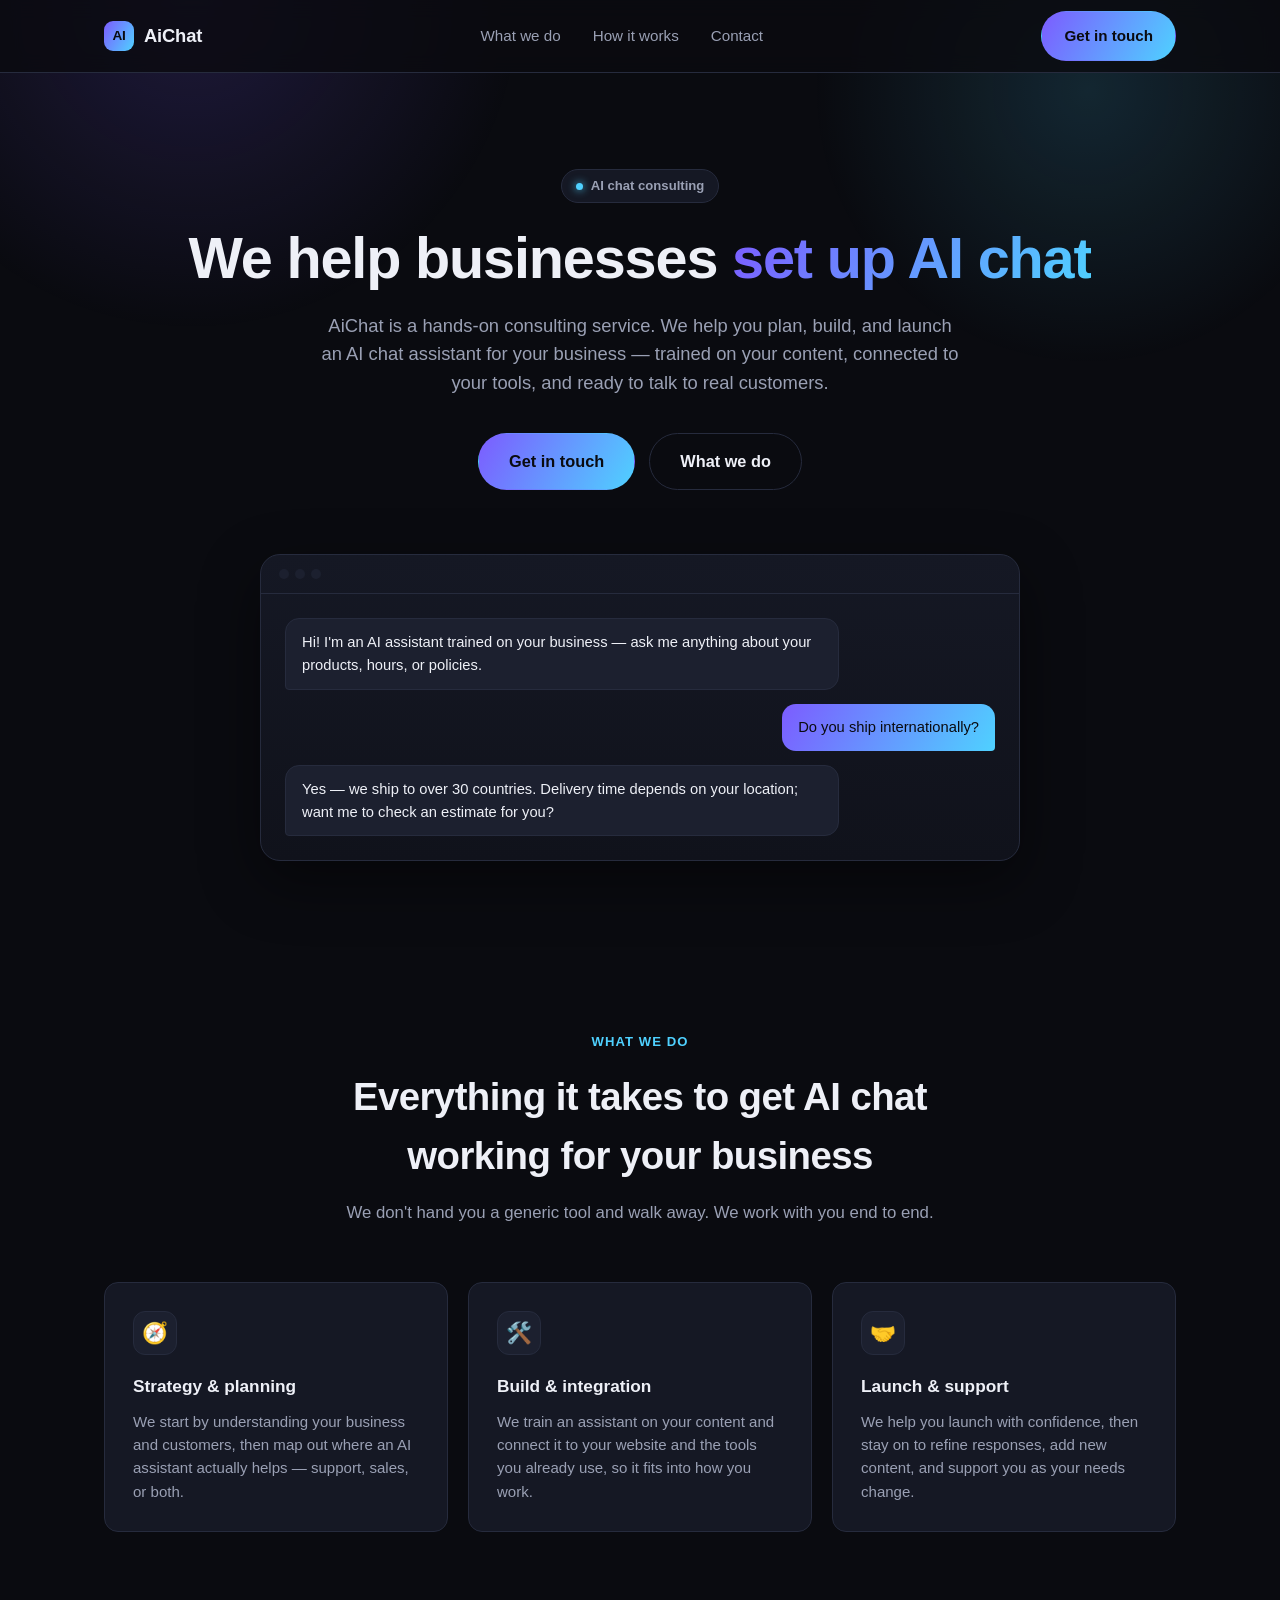
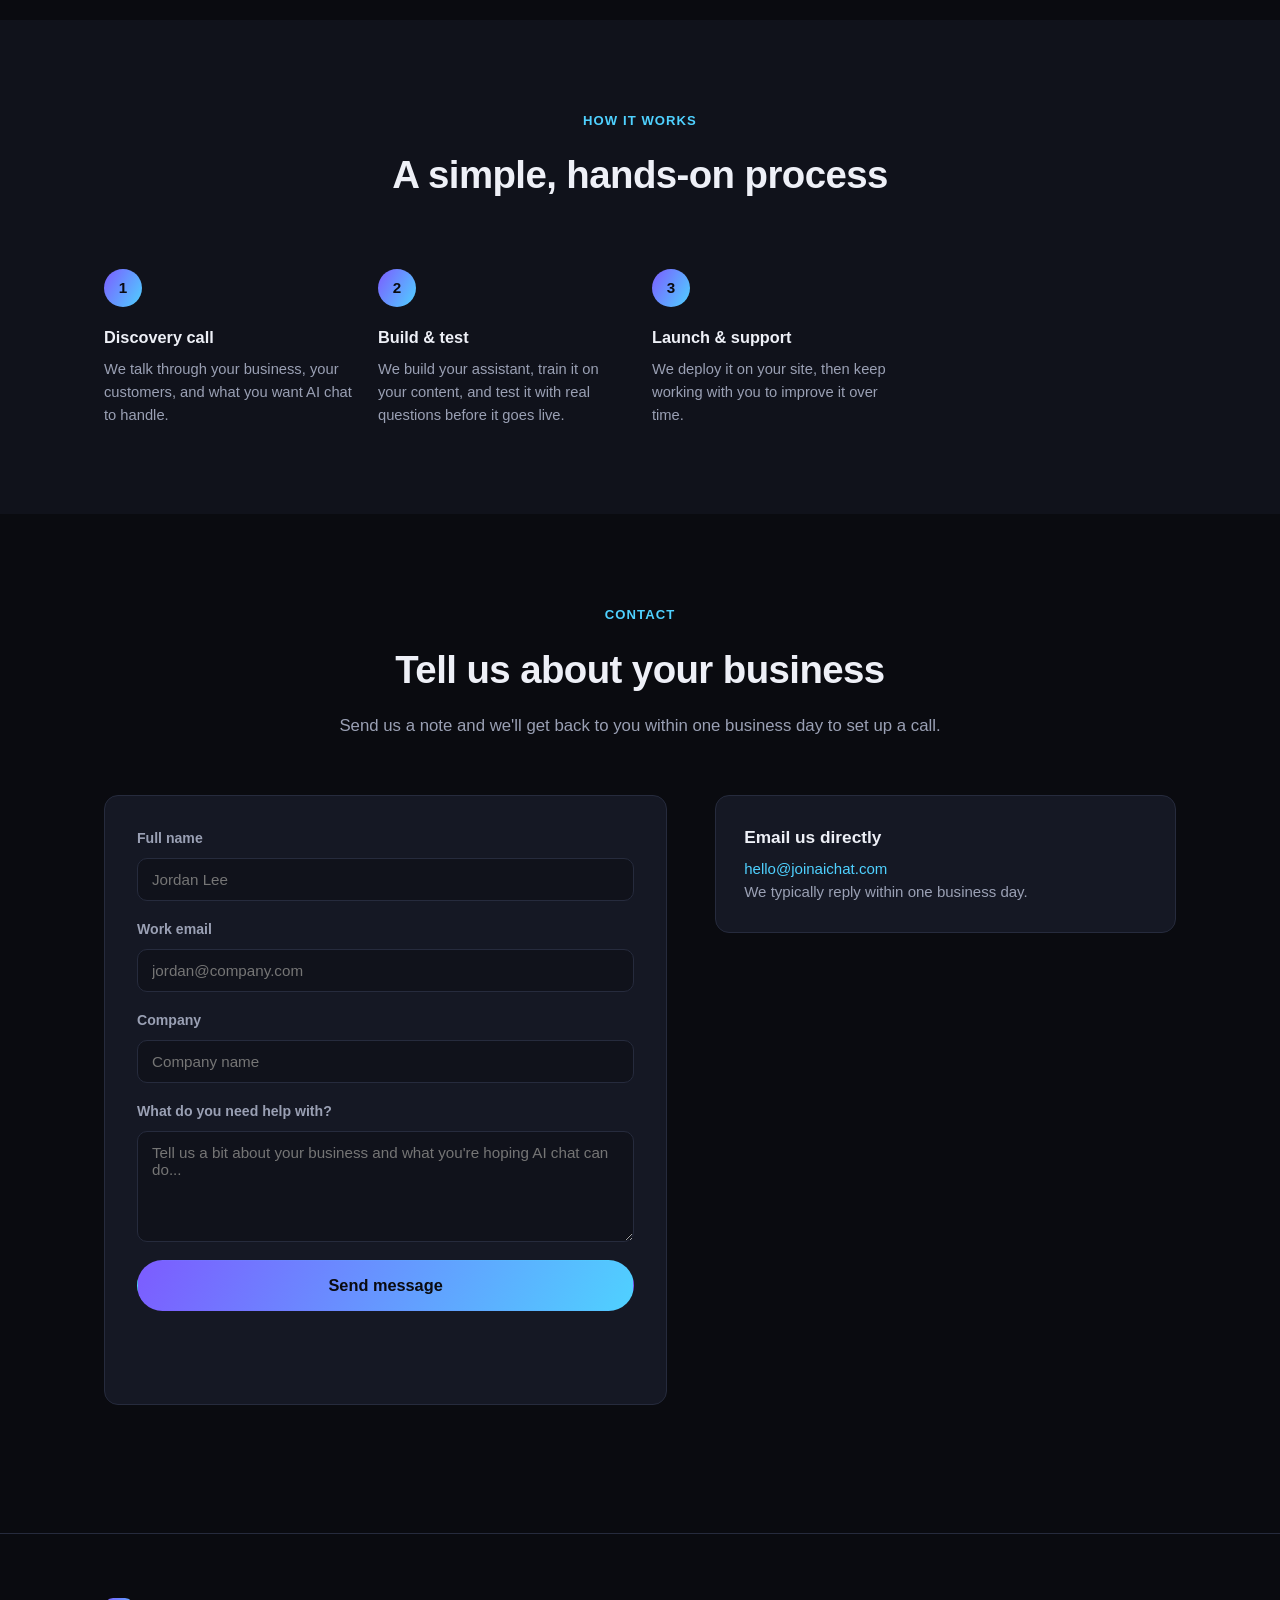
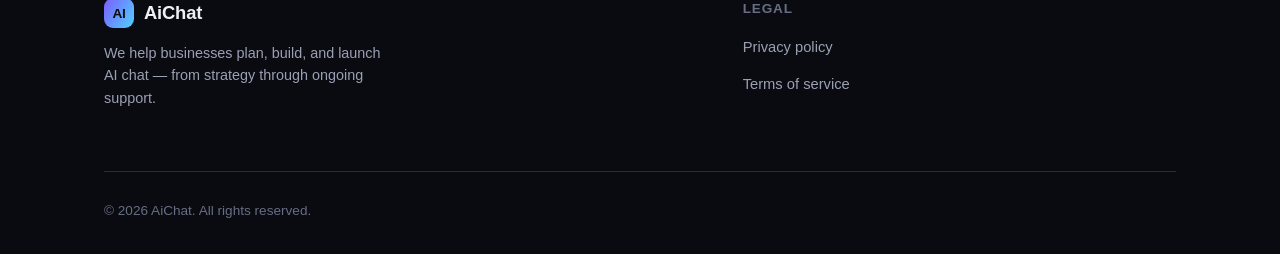
<file: index.html>
<!doctype html>
<html lang="en">
<head>
<meta charset="UTF-8" />
<meta name="viewport" content="width=device-width, initial-scale=1.0" />
<title>AiChat — We help businesses set up AI chat</title>
<meta name="description" content="AiChat is a consulting service that helps businesses plan, build, and launch an AI chat assistant — from strategy through implementation and support." />
<link rel="canonical" href="https://joinaichat.com/" />
<meta name="theme-color" content="#0a0b10" />

<meta property="og:type" content="website" />
<meta property="og:site_name" content="AiChat" />
<meta property="og:title" content="AiChat — We help businesses set up AI chat" />
<meta property="og:description" content="A hands-on consulting service that helps businesses plan, build, and launch an AI chat assistant — from strategy through implementation and support." />
<meta property="og:url" content="https://joinaichat.com/" />
<meta name="twitter:card" content="summary" />
<meta name="twitter:title" content="AiChat — We help businesses set up AI chat" />
<meta name="twitter:description" content="A hands-on consulting service that helps businesses plan, build, and launch an AI chat assistant." />

<script type="application/ld+json">
{
  "@context": "https://schema.org",
  "@type": "ProfessionalService",
  "name": "AiChat",
  "url": "https://joinaichat.com/",
  "description": "AiChat is a consulting service that helps businesses plan, build, and launch an AI chat assistant — from strategy through implementation and support.",
  "areaServed": "US"
}
</script>

<link rel="icon" href="data:image/svg+xml,<svg xmlns=%22http://www.w3.org/2000/svg%22 viewBox=%220 0 100 100%22><rect width=%22100%22 height=%22100%22 rx=%2224%22 fill=%22%237c5cff%22/></svg>" />
<link rel="stylesheet" href="css/style.css" />
</head>
<body>

<header class="site-header">
  <div class="wrap">
    <a href="index.html" class="logo">
      <span class="logo-mark">AI</span>
      AiChat
    </a>
    <nav class="main-nav">
      <a href="#what-we-do">What we do</a>
      <a href="#how-it-works">How it works</a>
      <a href="#contact">Contact</a>
    </nav>
    <div class="nav-actions">
      <a href="#contact" class="btn btn-primary">Get in touch</a>
    </div>
    <button class="nav-toggle" aria-label="Toggle menu" aria-expanded="false">☰</button>
  </div>
  <div class="mobile-nav">
    <a href="#what-we-do">What we do</a>
    <a href="#how-it-works">How it works</a>
    <a href="#contact">Contact</a>
    <a href="#contact" class="btn btn-primary btn-block">Get in touch</a>
  </div>
</header>

<main>

  <section class="hero">
    <div class="wrap">
      <span class="eyebrow"><span class="dot"></span> AI chat consulting</span>
      <h1>We help businesses <span class="grad">set up AI chat</span></h1>
      <p class="lede">AiChat is a hands-on consulting service. We help you plan, build, and launch an AI chat assistant for your business — trained on your content, connected to your tools, and ready to talk to real customers.</p>
      <div class="hero-actions">
        <a href="#contact" class="btn btn-primary btn-lg">Get in touch</a>
        <a href="#what-we-do" class="btn btn-ghost btn-lg">What we do</a>
      </div>

      <div class="hero-visual">
        <div class="chat-toolbar"><span></span><span></span><span></span></div>
        <div class="chat-body">
          <div class="bubble bot">Hi! I'm an AI assistant trained on your business — ask me anything about your products, hours, or policies.</div>
          <div class="bubble user">Do you ship internationally?</div>
          <div class="bubble bot">Yes — we ship to over 30 countries. Delivery time depends on your location; want me to check an estimate for you?</div>
        </div>
      </div>
    </div>
  </section>

  <section id="what-we-do">
    <div class="wrap">
      <div class="section-head">
        <span class="tag">What we do</span>
        <h2>Everything it takes to get AI chat working for your business</h2>
        <p>We don't hand you a generic tool and walk away. We work with you end to end.</p>
      </div>
      <div class="grid">
        <div class="card">
          <div class="card-icon">🧭</div>
          <h3>Strategy &amp; planning</h3>
          <p>We start by understanding your business and customers, then map out where an AI assistant actually helps — support, sales, or both.</p>
        </div>
        <div class="card">
          <div class="card-icon">🛠️</div>
          <h3>Build &amp; integration</h3>
          <p>We train an assistant on your content and connect it to your website and the tools you already use, so it fits into how you work.</p>
        </div>
        <div class="card">
          <div class="card-icon">🤝</div>
          <h3>Launch &amp; support</h3>
          <p>We help you launch with confidence, then stay on to refine responses, add new content, and support you as your needs change.</p>
        </div>
      </div>
    </div>
  </section>

  <section id="how-it-works" style="background: var(--bg-alt);">
    <div class="wrap">
      <div class="section-head">
        <span class="tag">How it works</span>
        <h2>A simple, hands-on process</h2>
      </div>
      <div class="steps">
        <div class="step">
          <div class="step-num">1</div>
          <h3>Discovery call</h3>
          <p>We talk through your business, your customers, and what you want AI chat to handle.</p>
        </div>
        <div class="step">
          <div class="step-num">2</div>
          <h3>Build &amp; test</h3>
          <p>We build your assistant, train it on your content, and test it with real questions before it goes live.</p>
        </div>
        <div class="step">
          <div class="step-num">3</div>
          <h3>Launch &amp; support</h3>
          <p>We deploy it on your site, then keep working with you to improve it over time.</p>
        </div>
      </div>
    </div>
  </section>

  <section id="contact">
    <div class="wrap">
      <div class="section-head">
        <span class="tag">Contact</span>
        <h2>Tell us about your business</h2>
        <p>Send us a note and we'll get back to you within one business day to set up a call.</p>
      </div>
      <div class="contact-grid">

        <form class="contact-form" id="contact-form" action="https://formsubmit.co/725860e7e0fbd32bacce6b3e40d7b704" method="POST">
          <input type="hidden" name="_subject" value="New inquiry from joinaichat.com" />
          <input type="hidden" name="_template" value="table" />
          <input type="hidden" name="_autoresponse" value="Thanks for reaching out to AiChat! We received your message and will get back to you within one business day. — The AiChat team (joinaichat.com)" />
          <input type="hidden" name="_honey" style="display:none" tabindex="-1" autocomplete="off" />
          <div class="field">
            <label for="name">Full name</label>
            <input type="text" id="name" name="name" required placeholder="Jordan Lee" />
          </div>
          <div class="field">
            <label for="email">Work email</label>
            <input type="email" id="email" name="email" required placeholder="jordan@company.com" />
          </div>
          <div class="field">
            <label for="company">Company</label>
            <input type="text" id="company" name="company" placeholder="Company name" />
          </div>
          <div class="field">
            <label for="message">What do you need help with?</label>
            <textarea id="message" name="message" rows="5" required placeholder="Tell us a bit about your business and what you're hoping AI chat can do..."></textarea>
          </div>
          <button type="submit" class="btn btn-primary btn-block btn-lg">Send message</button>
          <p class="form-status hero-note" style="text-align:center; min-height: 1.2em;"></p>
        </form>

        <div class="contact-info">
          <div class="card">
            <h3>Email us directly</h3>
            <p><a href="mailto:hello@joinaichat.com">hello@joinaichat.com</a><br>We typically reply within one business day.</p>
          </div>
        </div>

      </div>
    </div>
  </section>

</main>

<footer class="site-footer">
  <div class="wrap">
    <div class="footer-grid" style="grid-template-columns: 1.4fr 1fr;">
      <div class="footer-brand">
        <a href="index.html" class="logo"><span class="logo-mark">AI</span>AiChat</a>
        <p>We help businesses plan, build, and launch AI chat — from strategy through ongoing support.</p>
      </div>
      <div class="footer-col">
        <h4>Legal</h4>
        <ul>
          <li><a href="privacy.html">Privacy policy</a></li>
          <li><a href="terms.html">Terms of service</a></li>
        </ul>
      </div>
    </div>
    <div class="footer-bottom">
      <span>© <span id="year">2026</span> AiChat. All rights reserved.</span>
    </div>
  </div>
</footer>

<script src="js/main.js?v=2"></script>
</body>
</html>
</file>
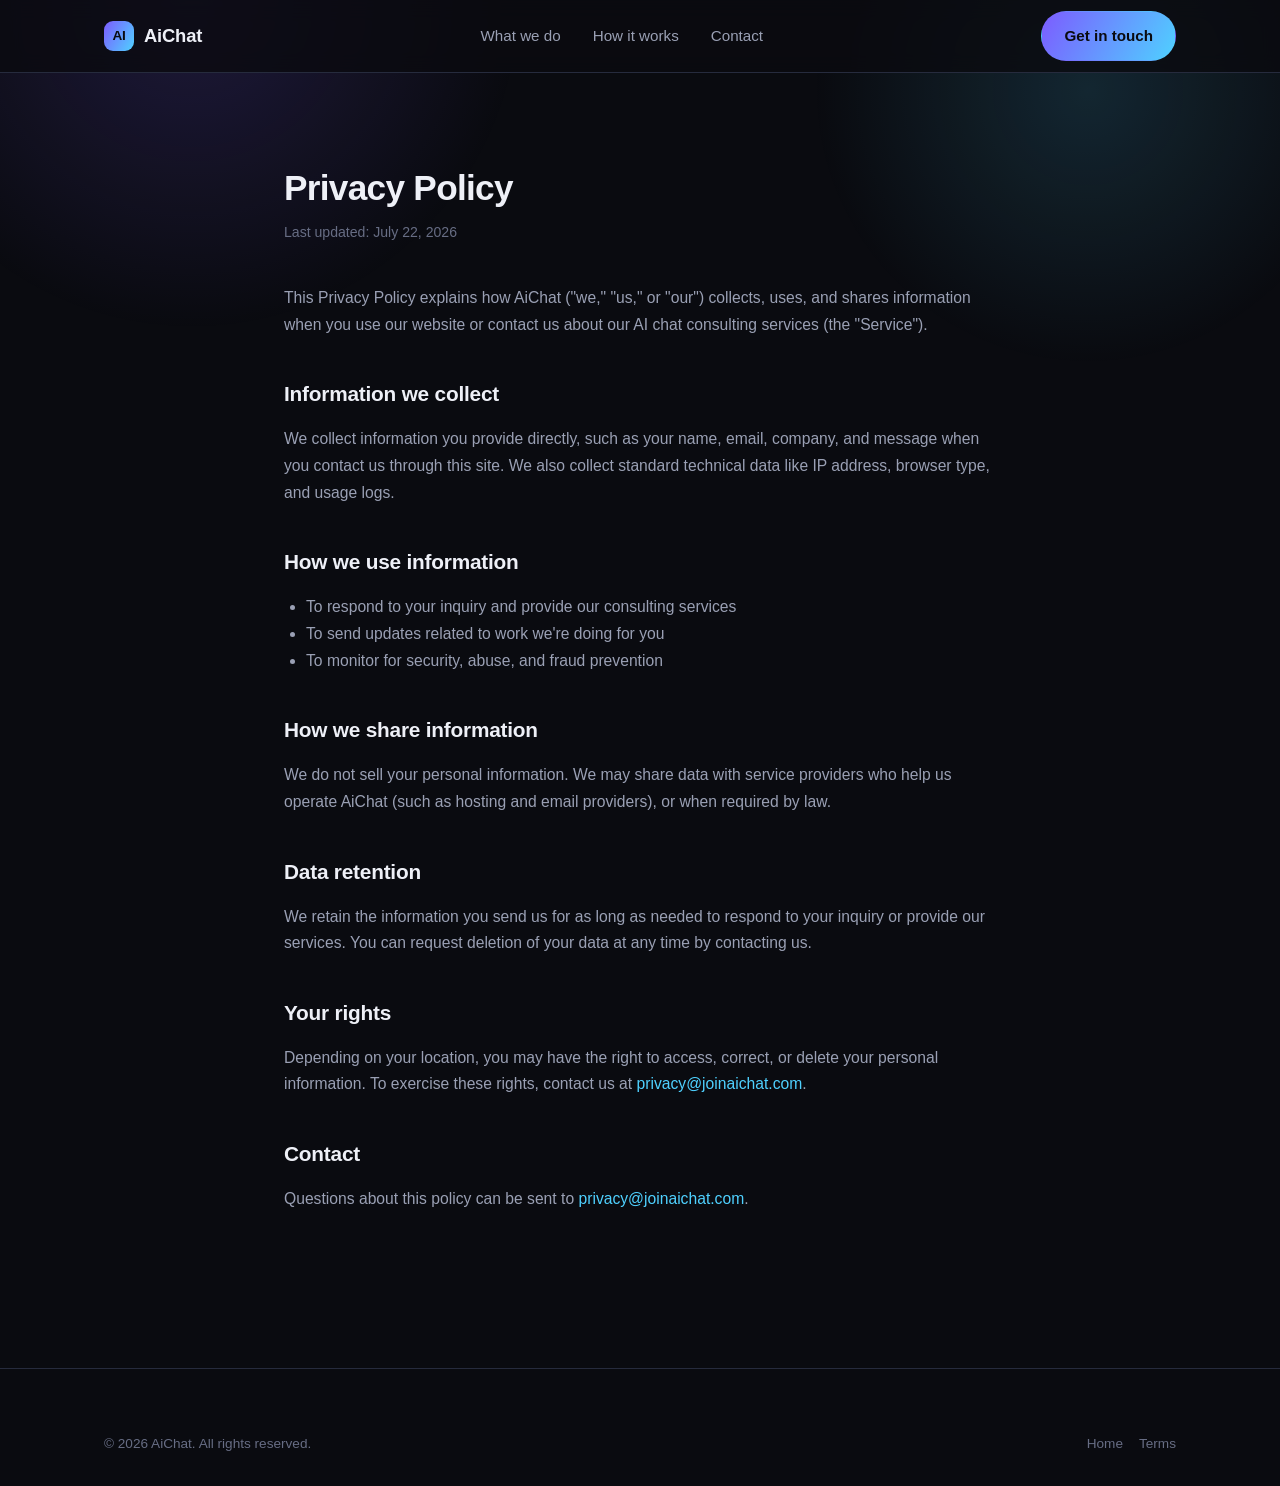
<file: privacy.html>
<!doctype html>
<html lang="en">
<head>
<meta charset="UTF-8" />
<meta name="viewport" content="width=device-width, initial-scale=1.0" />
<title>Privacy Policy — AiChat</title>
<meta name="description" content="AiChat's privacy policy: what data we collect, how we use it, and your rights." />
<link rel="canonical" href="https://joinaichat.com/privacy.html" />
<meta name="robots" content="noindex" />
<meta name="theme-color" content="#0a0b10" />
<link rel="icon" href="data:image/svg+xml,<svg xmlns=%22http://www.w3.org/2000/svg%22 viewBox=%220 0 100 100%22><rect width=%22100%22 height=%22100%22 rx=%2224%22 fill=%22%237c5cff%22/></svg>" />
<link rel="stylesheet" href="css/style.css" />
<style>
  .legal { max-width: 760px; margin: 0 auto; padding: 96px 24px 100px; }
  .legal h1 { font-size: 2.2rem; margin-bottom: 8px; }
  .legal .updated { color: var(--text-faint); font-size: 0.88rem; margin-bottom: 40px; }
  .legal h2 { font-size: 1.3rem; margin: 40px 0 12px; letter-spacing: -0.01em; }
  .legal p, .legal li { color: var(--text-dim); font-size: 0.98rem; line-height: 1.7; }
  .legal ul { padding-left: 22px; }
</style>
</head>
<body>

<header class="site-header">
  <div class="wrap">
    <a href="index.html" class="logo">
      <span class="logo-mark">AI</span>
      AiChat
    </a>
    <nav class="main-nav">
      <a href="index.html#what-we-do">What we do</a>
      <a href="index.html#how-it-works">How it works</a>
      <a href="index.html#contact">Contact</a>
    </nav>
    <div class="nav-actions">
      <a href="index.html#contact" class="btn btn-primary">Get in touch</a>
    </div>
    <button class="nav-toggle" aria-label="Toggle menu" aria-expanded="false">☰</button>
  </div>
  <div class="mobile-nav">
    <a href="index.html#what-we-do">What we do</a>
    <a href="index.html#how-it-works">How it works</a>
    <a href="index.html#contact">Contact</a>
    <a href="index.html#contact" class="btn btn-primary btn-block">Get in touch</a>
  </div>
</header>

<main>
  <div class="legal wrap">
    <h1>Privacy Policy</h1>
    <p class="updated">Last updated: July 22, 2026</p>

    <p>This Privacy Policy explains how AiChat ("we," "us," or "our") collects, uses, and shares information when you use our website or contact us about our AI chat consulting services (the "Service").</p>

    <h2>Information we collect</h2>
    <p>We collect information you provide directly, such as your name, email, company, and message when you contact us through this site. We also collect standard technical data like IP address, browser type, and usage logs.</p>

    <h2>How we use information</h2>
    <ul>
      <li>To respond to your inquiry and provide our consulting services</li>
      <li>To send updates related to work we're doing for you</li>
      <li>To monitor for security, abuse, and fraud prevention</li>
    </ul>

    <h2>How we share information</h2>
    <p>We do not sell your personal information. We may share data with service providers who help us operate AiChat (such as hosting and email providers), or when required by law.</p>

    <h2>Data retention</h2>
    <p>We retain the information you send us for as long as needed to respond to your inquiry or provide our services. You can request deletion of your data at any time by contacting us.</p>

    <h2>Your rights</h2>
    <p>Depending on your location, you may have the right to access, correct, or delete your personal information. To exercise these rights, contact us at <a href="mailto:privacy@joinaichat.com" style="color: var(--accent-2);">privacy@joinaichat.com</a>.</p>

    <h2>Contact</h2>
    <p>Questions about this policy can be sent to <a href="mailto:privacy@joinaichat.com" style="color: var(--accent-2);">privacy@joinaichat.com</a>.</p>
  </div>
</main>

<footer class="site-footer">
  <div class="wrap">
    <div class="footer-bottom" style="border-top: none; padding-top: 0;">
      <span>© <span id="year">2026</span> AiChat. All rights reserved.</span>
      <div class="footer-socials">
        <a href="index.html">Home</a>
        <a href="terms.html">Terms</a>
      </div>
    </div>
  </div>
</footer>

<script src="js/main.js?v=2"></script>
</body>
</html>
</file>
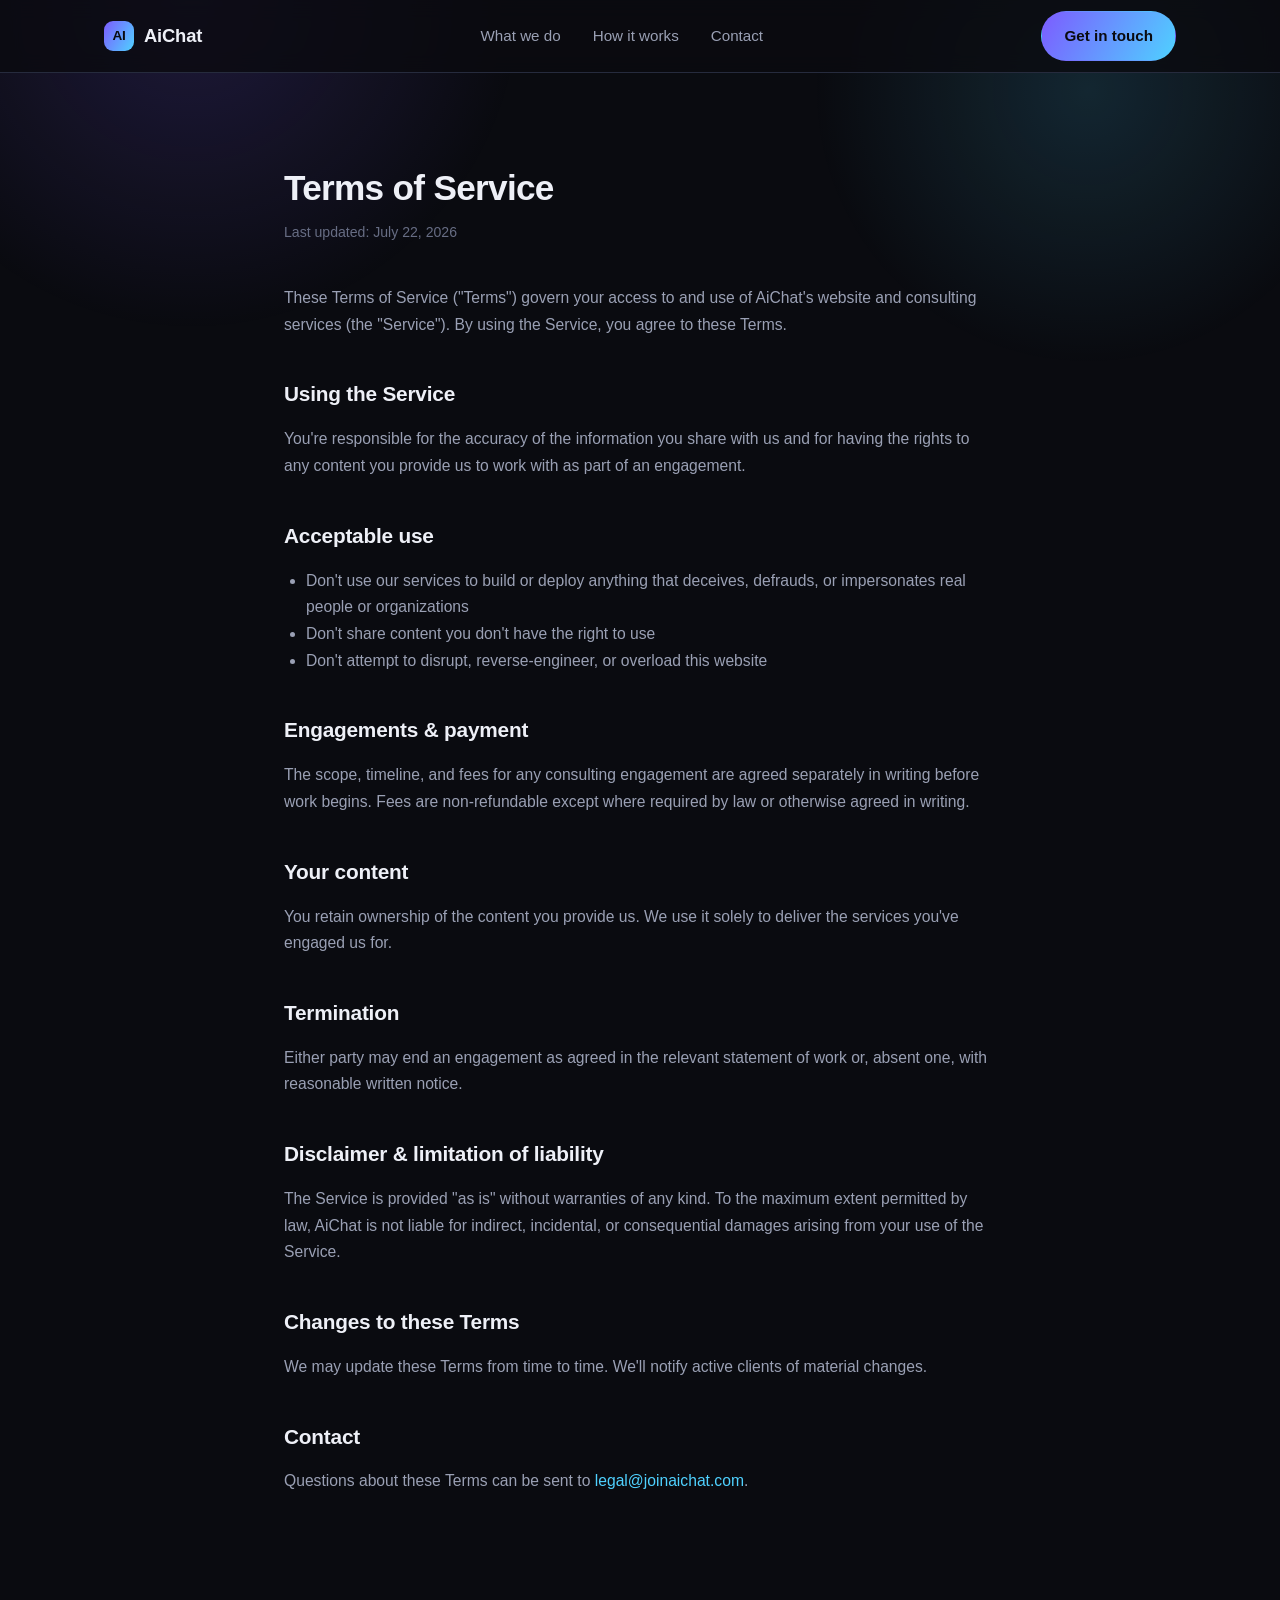
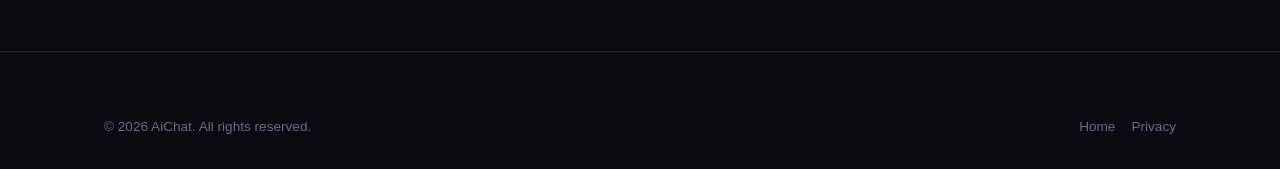
<file: terms.html>
<!doctype html>
<html lang="en">
<head>
<meta charset="UTF-8" />
<meta name="viewport" content="width=device-width, initial-scale=1.0" />
<title>Terms of Service — AiChat</title>
<meta name="description" content="Terms of service for using AiChat's website and AI chat consulting services." />
<link rel="canonical" href="https://joinaichat.com/terms.html" />
<meta name="robots" content="noindex" />
<meta name="theme-color" content="#0a0b10" />
<link rel="icon" href="data:image/svg+xml,<svg xmlns=%22http://www.w3.org/2000/svg%22 viewBox=%220 0 100 100%22><rect width=%22100%22 height=%22100%22 rx=%2224%22 fill=%22%237c5cff%22/></svg>" />
<link rel="stylesheet" href="css/style.css" />
<style>
  .legal { max-width: 760px; margin: 0 auto; padding: 96px 24px 100px; }
  .legal h1 { font-size: 2.2rem; margin-bottom: 8px; }
  .legal .updated { color: var(--text-faint); font-size: 0.88rem; margin-bottom: 40px; }
  .legal h2 { font-size: 1.3rem; margin: 40px 0 12px; letter-spacing: -0.01em; }
  .legal p, .legal li { color: var(--text-dim); font-size: 0.98rem; line-height: 1.7; }
  .legal ul { padding-left: 22px; }
</style>
</head>
<body>

<header class="site-header">
  <div class="wrap">
    <a href="index.html" class="logo">
      <span class="logo-mark">AI</span>
      AiChat
    </a>
    <nav class="main-nav">
      <a href="index.html#what-we-do">What we do</a>
      <a href="index.html#how-it-works">How it works</a>
      <a href="index.html#contact">Contact</a>
    </nav>
    <div class="nav-actions">
      <a href="index.html#contact" class="btn btn-primary">Get in touch</a>
    </div>
    <button class="nav-toggle" aria-label="Toggle menu" aria-expanded="false">☰</button>
  </div>
  <div class="mobile-nav">
    <a href="index.html#what-we-do">What we do</a>
    <a href="index.html#how-it-works">How it works</a>
    <a href="index.html#contact">Contact</a>
    <a href="index.html#contact" class="btn btn-primary btn-block">Get in touch</a>
  </div>
</header>

<main>
  <div class="legal wrap">
    <h1>Terms of Service</h1>
    <p class="updated">Last updated: July 22, 2026</p>

    <p>These Terms of Service ("Terms") govern your access to and use of AiChat's website and consulting services (the "Service"). By using the Service, you agree to these Terms.</p>

    <h2>Using the Service</h2>
    <p>You're responsible for the accuracy of the information you share with us and for having the rights to any content you provide us to work with as part of an engagement.</p>

    <h2>Acceptable use</h2>
    <ul>
      <li>Don't use our services to build or deploy anything that deceives, defrauds, or impersonates real people or organizations</li>
      <li>Don't share content you don't have the right to use</li>
      <li>Don't attempt to disrupt, reverse-engineer, or overload this website</li>
    </ul>

    <h2>Engagements &amp; payment</h2>
    <p>The scope, timeline, and fees for any consulting engagement are agreed separately in writing before work begins. Fees are non-refundable except where required by law or otherwise agreed in writing.</p>

    <h2>Your content</h2>
    <p>You retain ownership of the content you provide us. We use it solely to deliver the services you've engaged us for.</p>

    <h2>Termination</h2>
    <p>Either party may end an engagement as agreed in the relevant statement of work or, absent one, with reasonable written notice.</p>

    <h2>Disclaimer &amp; limitation of liability</h2>
    <p>The Service is provided "as is" without warranties of any kind. To the maximum extent permitted by law, AiChat is not liable for indirect, incidental, or consequential damages arising from your use of the Service.</p>

    <h2>Changes to these Terms</h2>
    <p>We may update these Terms from time to time. We'll notify active clients of material changes.</p>

    <h2>Contact</h2>
    <p>Questions about these Terms can be sent to <a href="mailto:legal@joinaichat.com" style="color: var(--accent-2);">legal@joinaichat.com</a>.</p>
  </div>
</main>

<footer class="site-footer">
  <div class="wrap">
    <div class="footer-bottom" style="border-top: none; padding-top: 0;">
      <span>© <span id="year">2026</span> AiChat. All rights reserved.</span>
      <div class="footer-socials">
        <a href="index.html">Home</a>
        <a href="privacy.html">Privacy</a>
      </div>
    </div>
  </div>
</footer>

<script src="js/main.js?v=2"></script>
</body>
</html>
</file>
<file: css/style.css>
/* AiChat — joinaichat.com */

:root {
  --bg: #0a0b10;
  --bg-alt: #10121b;
  --surface: #151824;
  --surface-2: #1c202f;
  --border: #262b3d;
  --text: #eef0f7;
  --text-dim: #9aa0b4;
  --text-faint: #676d84;
  --accent-1: #7c5cff;
  --accent-2: #4fd1ff;
  --accent-3: #ff5ca8;
  --gradient: linear-gradient(120deg, var(--accent-1), var(--accent-2));
  --radius: 14px;
  --max-width: 1120px;
  --shadow: 0 20px 60px rgba(0, 0, 0, 0.45);
}

* {
  box-sizing: border-box;
}

html {
  scroll-behavior: smooth;
}

body {
  margin: 0;
  background: var(--bg);
  color: var(--text);
  font-family: -apple-system, BlinkMacSystemFont, "Segoe UI", Inter, Roboto, Helvetica, Arial, sans-serif;
  line-height: 1.55;
  -webkit-font-smoothing: antialiased;
}

body::before {
  content: "";
  position: fixed;
  inset: 0;
  z-index: -1;
  background:
    radial-gradient(600px circle at 15% 0%, rgba(124, 92, 255, 0.18), transparent 55%),
    radial-gradient(500px circle at 85% 10%, rgba(79, 209, 255, 0.14), transparent 55%);
  pointer-events: none;
}

img {
  max-width: 100%;
  display: block;
}

a {
  color: inherit;
  text-decoration: none;
}

.wrap {
  max-width: var(--max-width);
  margin: 0 auto;
  padding: 0 24px;
}

/* ---------- Header ---------- */

.site-header {
  position: sticky;
  top: 0;
  z-index: 50;
  background: rgba(10, 11, 16, 0.8);
  backdrop-filter: blur(10px);
  border-bottom: 1px solid var(--border);
}

.site-header .wrap {
  display: flex;
  align-items: center;
  justify-content: space-between;
  height: 72px;
}

.logo {
  display: flex;
  align-items: center;
  gap: 10px;
  font-weight: 700;
  font-size: 1.15rem;
  letter-spacing: -0.01em;
}

.logo-mark {
  width: 30px;
  height: 30px;
  border-radius: 9px;
  background: var(--gradient);
  display: inline-flex;
  align-items: center;
  justify-content: center;
  font-size: 0.85rem;
  color: #0a0b10;
  font-weight: 800;
}

.main-nav {
  display: flex;
  align-items: center;
  gap: 32px;
}

.main-nav a {
  color: var(--text-dim);
  font-size: 0.95rem;
  font-weight: 500;
  transition: color 0.15s ease;
}

.main-nav a:hover,
.main-nav a[aria-current="page"] {
  color: var(--text);
}

.nav-actions {
  display: flex;
  align-items: center;
  gap: 14px;
}

.nav-toggle {
  display: none;
  background: none;
  border: 1px solid var(--border);
  border-radius: 8px;
  width: 40px;
  height: 40px;
  color: var(--text);
  font-size: 1.1rem;
  cursor: pointer;
}

/* ---------- Buttons ---------- */

.btn {
  display: inline-flex;
  align-items: center;
  justify-content: center;
  gap: 8px;
  padding: 12px 22px;
  border-radius: 999px;
  font-weight: 600;
  font-size: 0.95rem;
  border: 1px solid transparent;
  cursor: pointer;
  transition: transform 0.15s ease, box-shadow 0.15s ease, background 0.15s ease, border-color 0.15s ease;
  white-space: nowrap;
}

.btn-primary {
  background: var(--gradient);
  color: #0a0b10;
}

.btn-primary:hover {
  transform: translateY(-1px);
  box-shadow: 0 10px 30px rgba(124, 92, 255, 0.35);
}

.btn-ghost {
  background: transparent;
  color: var(--text);
  border-color: var(--border);
}

.btn-ghost:hover {
  border-color: var(--accent-2);
  color: var(--accent-2);
}

.btn-block {
  width: 100%;
}

.btn-lg {
  padding: 15px 30px;
  font-size: 1.02rem;
}

/* ---------- Hero ---------- */

.hero {
  padding: 96px 0 80px;
  text-align: center;
}

.eyebrow {
  display: inline-flex;
  align-items: center;
  gap: 8px;
  padding: 6px 14px;
  border-radius: 999px;
  border: 1px solid var(--border);
  background: var(--surface);
  color: var(--text-dim);
  font-size: 0.82rem;
  font-weight: 600;
  margin-bottom: 24px;
}

.eyebrow .dot {
  width: 7px;
  height: 7px;
  border-radius: 50%;
  background: var(--accent-2);
  box-shadow: 0 0 8px var(--accent-2);
}

h1 {
  font-size: clamp(2.3rem, 5vw, 3.6rem);
  line-height: 1.08;
  letter-spacing: -0.02em;
  margin: 0 0 22px;
  font-weight: 700;
}

h1 .grad {
  background: var(--gradient);
  -webkit-background-clip: text;
  background-clip: text;
  color: transparent;
}

.lede {
  max-width: 640px;
  margin: 0 auto 36px;
  font-size: 1.15rem;
  color: var(--text-dim);
}

.hero-actions {
  display: flex;
  align-items: center;
  justify-content: center;
  gap: 14px;
  flex-wrap: wrap;
  margin-bottom: 20px;
}

.hero-note {
  color: var(--text-faint);
  font-size: 0.85rem;
}

/* Hero visual mock */

.hero-visual {
  margin: 64px auto 0;
  max-width: 760px;
  border-radius: 20px;
  border: 1px solid var(--border);
  background: linear-gradient(180deg, var(--surface), var(--bg-alt));
  box-shadow: var(--shadow);
  overflow: hidden;
  text-align: left;
}

.hero-visual .chat-toolbar {
  display: flex;
  gap: 6px;
  padding: 14px 18px;
  border-bottom: 1px solid var(--border);
}

.hero-visual .chat-toolbar span {
  width: 10px;
  height: 10px;
  border-radius: 50%;
  background: var(--surface-2);
}

.hero-visual .chat-body {
  padding: 24px;
  display: flex;
  flex-direction: column;
  gap: 14px;
}

.bubble {
  max-width: 78%;
  padding: 12px 16px;
  border-radius: 14px;
  font-size: 0.92rem;
}

.bubble.bot {
  background: var(--surface-2);
  border: 1px solid var(--border);
  align-self: flex-start;
  border-bottom-left-radius: 4px;
}

.bubble.user {
  background: var(--gradient);
  color: #0a0b10;
  align-self: flex-end;
  border-bottom-right-radius: 4px;
  font-weight: 500;
}

/* ---------- Sections ---------- */

section {
  padding: 88px 0;
}

.section-head {
  max-width: 620px;
  margin: 0 auto 56px;
  text-align: center;
}

.section-head h2 {
  font-size: clamp(1.8rem, 3.5vw, 2.4rem);
  letter-spacing: -0.015em;
  margin: 0 0 14px;
}

.section-head p {
  color: var(--text-dim);
  font-size: 1.05rem;
  margin: 0;
}

.tag {
  display: inline-block;
  color: var(--accent-2);
  font-weight: 700;
  font-size: 0.82rem;
  text-transform: uppercase;
  letter-spacing: 0.08em;
  margin-bottom: 14px;
}

/* ---------- Feature grid ---------- */

.grid {
  display: grid;
  grid-template-columns: repeat(3, 1fr);
  gap: 20px;
}

.card {
  background: var(--surface);
  border: 1px solid var(--border);
  border-radius: var(--radius);
  padding: 28px;
  transition: border-color 0.15s ease, transform 0.15s ease;
}

.card:hover {
  border-color: #38405c;
  transform: translateY(-2px);
}

.card-icon {
  width: 44px;
  height: 44px;
  border-radius: 12px;
  display: flex;
  align-items: center;
  justify-content: center;
  font-size: 1.3rem;
  background: var(--surface-2);
  border: 1px solid var(--border);
  margin-bottom: 18px;
}

.card h3 {
  font-size: 1.08rem;
  margin: 0 0 10px;
}

.card p {
  color: var(--text-dim);
  font-size: 0.94rem;
  margin: 0;
}

/* ---------- Steps ---------- */

.steps {
  display: grid;
  grid-template-columns: repeat(4, 1fr);
  gap: 24px;
}

.step {
  position: relative;
  padding-top: 8px;
}

.step-num {
  display: inline-flex;
  align-items: center;
  justify-content: center;
  width: 38px;
  height: 38px;
  border-radius: 50%;
  background: var(--gradient);
  color: #0a0b10;
  font-weight: 800;
  margin-bottom: 18px;
  font-size: 0.95rem;
}

.step h3 {
  font-size: 1.02rem;
  margin: 0 0 8px;
}

.step p {
  color: var(--text-dim);
  font-size: 0.92rem;
  margin: 0;
}

/* ---------- Contact ---------- */

.contact-grid {
  display: grid;
  grid-template-columns: 1.1fr 0.9fr;
  gap: 48px;
  align-items: start;
}

.contact-form {
  background: var(--surface);
  border: 1px solid var(--border);
  border-radius: var(--radius);
  padding: 32px;
  display: flex;
  flex-direction: column;
  gap: 18px;
}

.field {
  display: flex;
  flex-direction: column;
  gap: 8px;
}

.field label {
  font-size: 0.88rem;
  font-weight: 600;
  color: var(--text-dim);
}

.field input,
.field textarea,
.field select {
  background: var(--bg-alt);
  border: 1px solid var(--border);
  border-radius: 10px;
  padding: 12px 14px;
  color: var(--text);
  font-size: 0.95rem;
  font-family: inherit;
  resize: vertical;
}

.field input:focus,
.field textarea:focus,
.field select:focus {
  outline: none;
  border-color: var(--accent-2);
}

.contact-info {
  display: flex;
  flex-direction: column;
  gap: 24px;
}

.contact-info .card h3 {
  margin: 0 0 6px;
}

.contact-info .card p {
  margin: 0;
}

.contact-info a {
  color: var(--accent-2);
}

/* ---------- Footer ---------- */

.site-footer {
  border-top: 1px solid var(--border);
  padding: 64px 0 32px;
  margin-top: 40px;
}

.footer-grid {
  display: grid;
  grid-template-columns: 1.4fr repeat(3, 1fr);
  gap: 32px;
  margin-bottom: 48px;
}

.footer-brand p {
  color: var(--text-dim);
  font-size: 0.9rem;
  max-width: 280px;
  margin-top: 14px;
}

.footer-col h4 {
  font-size: 0.85rem;
  text-transform: uppercase;
  letter-spacing: 0.06em;
  color: var(--text-faint);
  margin: 0 0 16px;
}

.footer-col ul {
  list-style: none;
  margin: 0;
  padding: 0;
  display: flex;
  flex-direction: column;
  gap: 12px;
}

.footer-col a {
  color: var(--text-dim);
  font-size: 0.92rem;
  transition: color 0.15s ease;
}

.footer-col a:hover {
  color: var(--text);
}

.footer-bottom {
  display: flex;
  align-items: center;
  justify-content: space-between;
  padding-top: 28px;
  border-top: 1px solid var(--border);
  color: var(--text-faint);
  font-size: 0.85rem;
  flex-wrap: wrap;
  gap: 12px;
}

.footer-socials {
  display: flex;
  gap: 16px;
}

/* ---------- 404 ---------- */

.error-page {
  padding: 140px 0;
  text-align: center;
}

.error-page .code {
  font-size: 6rem;
  font-weight: 800;
  background: var(--gradient);
  -webkit-background-clip: text;
  background-clip: text;
  color: transparent;
  line-height: 1;
  margin-bottom: 16px;
}

/* ---------- Responsive ---------- */

@media (max-width: 900px) {
  .main-nav,
  .nav-actions .btn-ghost {
    display: none;
  }

  .nav-toggle {
    display: inline-flex;
    align-items: center;
    justify-content: center;
  }

  .grid,
  .steps,
  .footer-grid {
    grid-template-columns: repeat(2, 1fr);
  }

  .contact-grid {
    grid-template-columns: 1fr;
  }
}

@media (max-width: 560px) {
  .grid,
  .steps,
  .footer-grid {
    grid-template-columns: 1fr;
  }

  .hero {
    padding: 64px 0 56px;
  }

  section {
    padding: 64px 0;
  }
}

/* ---------- Mobile nav drawer ---------- */

.mobile-nav {
  display: none;
  position: fixed;
  top: 72px;
  left: 0;
  right: 0;
  height: calc(100vh - 72px);
  background: var(--bg);
  z-index: 40;
  padding: 24px;
  border-top: 1px solid var(--border);
  overflow-y: auto;
}

.mobile-nav.open {
  display: flex;
  flex-direction: column;
  gap: 22px;
}

.mobile-nav a {
  font-size: 1.1rem;
  font-weight: 600;
  color: var(--text);
}

.mobile-nav .btn {
  margin-top: 12px;
}
</file>
